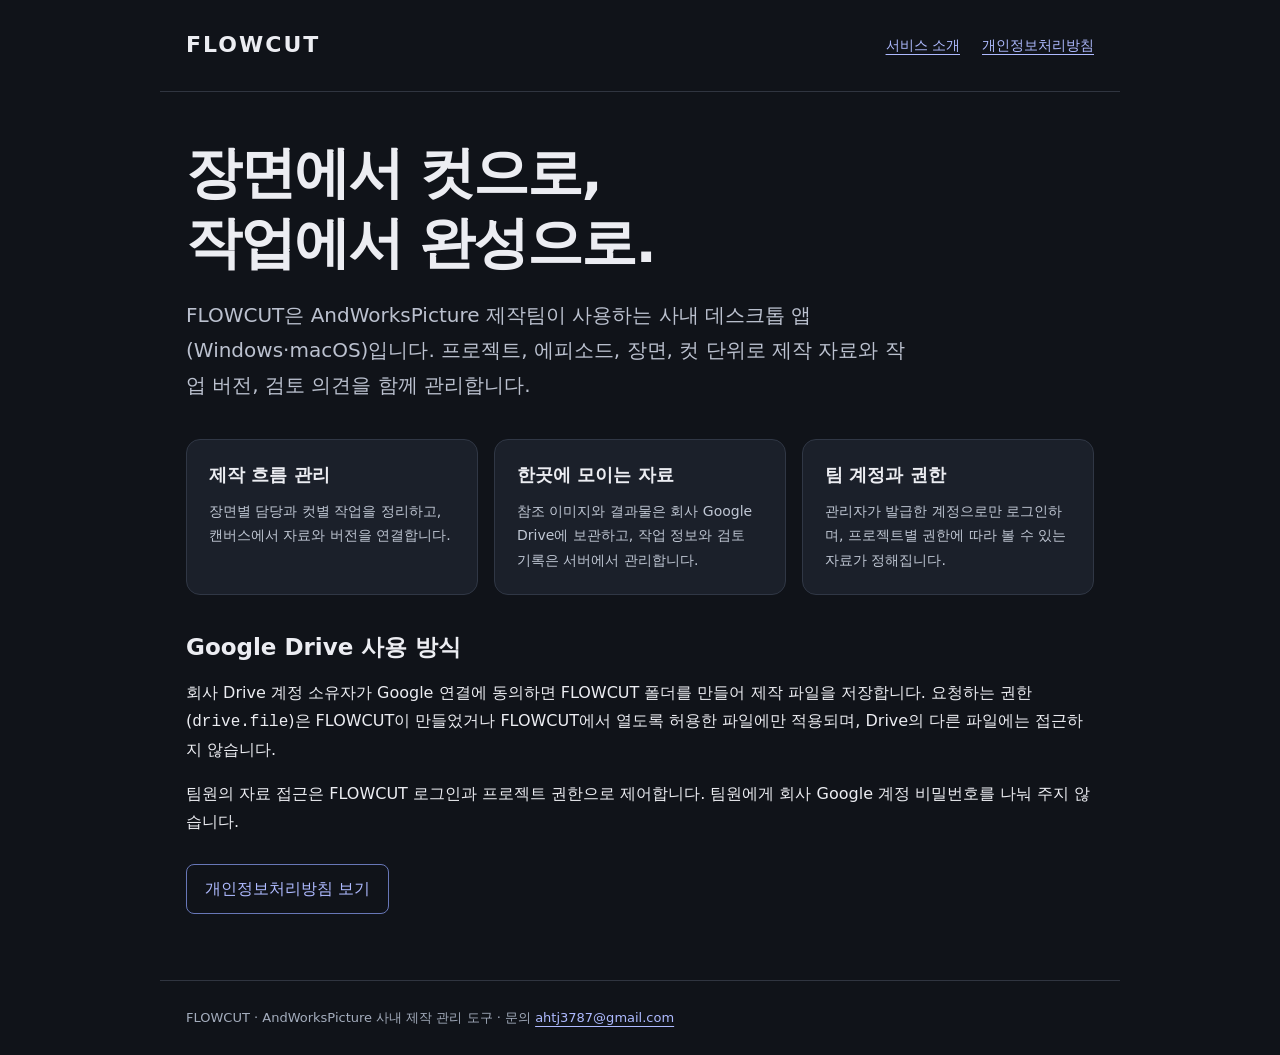
<file: index.html>
<!doctype html>
<html lang="ko">
<head>
<meta charset="utf-8">
<meta name="viewport" content="width=device-width,initial-scale=1">
<meta name="robots" content="noindex,nofollow">
<title>FLOWCUT — 제작팀 작업 관리</title>
<link rel="stylesheet" href="styles.css">
</head>
<body>
<header><a href="index.html">FLOWCUT</a><nav><a href="index.html" aria-current="page">서비스 소개</a><a href="privacy.html">개인정보처리방침</a></nav></header>
<main>
<h1>장면에서 컷으로,<br>작업에서 완성으로.</h1>
<p class="lead">FLOWCUT은 AndWorksPicture 제작팀이 사용하는 사내 데스크톱 앱(Windows·macOS)입니다. 프로젝트, 에피소드, 장면, 컷 단위로 제작 자료와 작업 버전, 검토 의견을 함께 관리합니다.</p>
<div class="grid">
<section class="card"><h2>제작 흐름 관리</h2><p>장면별 담당과 컷별 작업을 정리하고, 캔버스에서 자료와 버전을 연결합니다.</p></section>
<section class="card"><h2>한곳에 모이는 자료</h2><p>참조 이미지와 결과물은 회사 Google Drive에 보관하고, 작업 정보와 검토 기록은 서버에서 관리합니다.</p></section>
<section class="card"><h2>팀 계정과 권한</h2><p>관리자가 발급한 계정으로만 로그인하며, 프로젝트별 권한에 따라 볼 수 있는 자료가 정해집니다.</p></section>
</div>
<h2>Google Drive 사용 방식</h2>
<p>회사 Drive 계정 소유자가 Google 연결에 동의하면 FLOWCUT 폴더를 만들어 제작 파일을 저장합니다. 요청하는 권한(<code>drive.file</code>)은 FLOWCUT이 만들었거나 FLOWCUT에서 열도록 허용한 파일에만 적용되며, Drive의 다른 파일에는 접근하지 않습니다.</p>
<p>팀원의 자료 접근은 FLOWCUT 로그인과 프로젝트 권한으로 제어합니다. 팀원에게 회사 Google 계정 비밀번호를 나눠 주지 않습니다.</p>
<div class="actions"><a href="privacy.html">개인정보처리방침 보기</a></div>
</main>
<footer>FLOWCUT · AndWorksPicture 사내 제작 관리 도구 · 문의 <a href="mailto:ahtj3787@gmail.com">ahtj3787@gmail.com</a></footer>
</body>
</html>
</file>
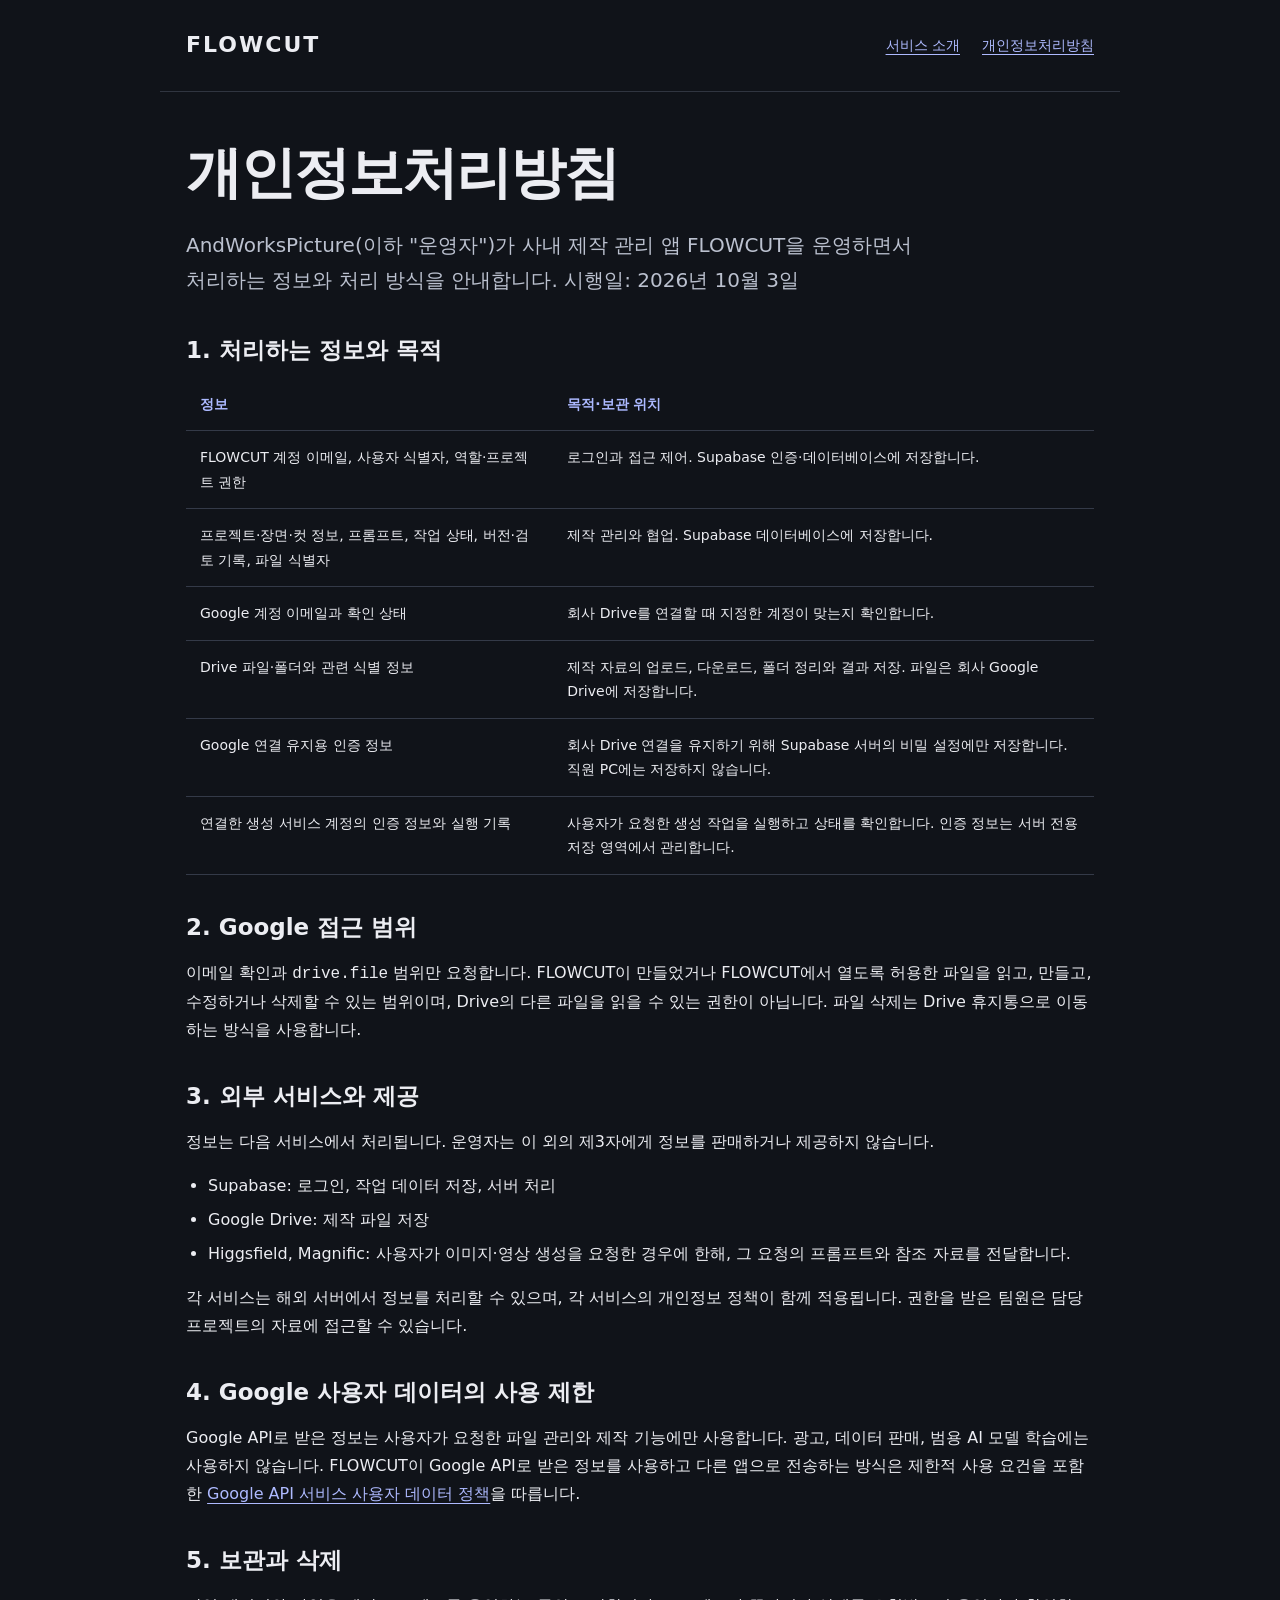
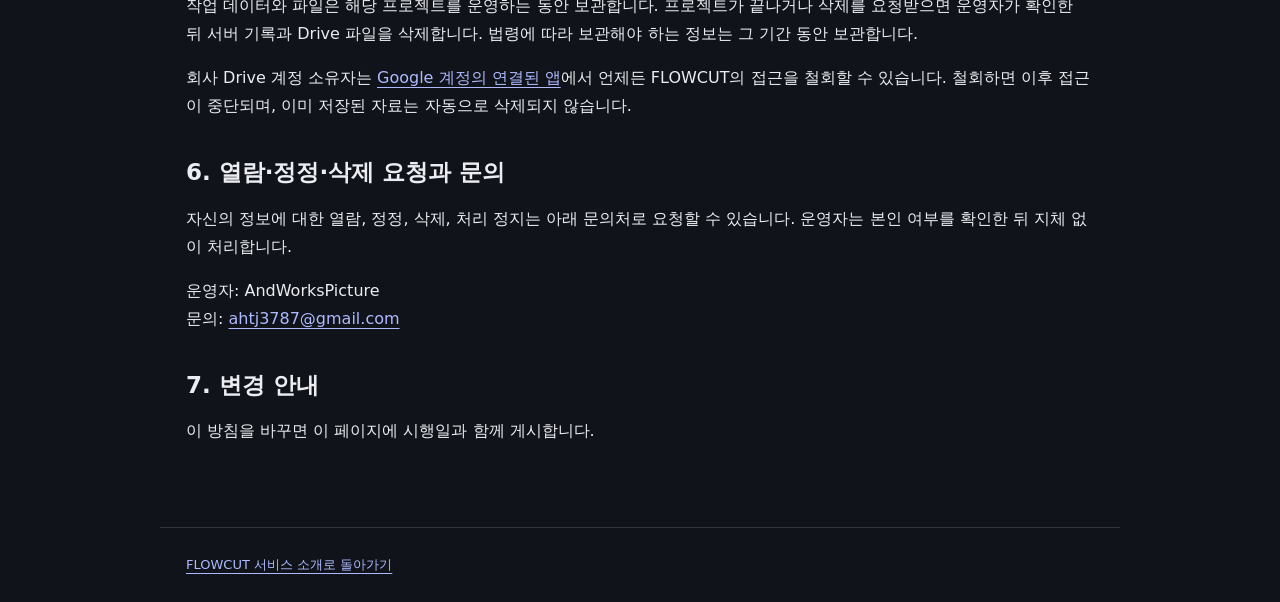
<file: privacy.html>
<!doctype html>
<html lang="ko">
<head>
<meta charset="utf-8">
<meta name="viewport" content="width=device-width,initial-scale=1">
<meta name="robots" content="noindex,nofollow">
<title>개인정보처리방침 — FLOWCUT</title>
<link rel="stylesheet" href="styles.css">
</head>
<body>
<header><a href="index.html">FLOWCUT</a><nav><a href="index.html">서비스 소개</a><a href="privacy.html" aria-current="page">개인정보처리방침</a></nav></header>
<main>
<h1>개인정보처리방침</h1>
<p class="lead">AndWorksPicture(이하 "운영자")가 사내 제작 관리 앱 FLOWCUT을 운영하면서 처리하는 정보와 처리 방식을 안내합니다. 시행일: 2026년 10월 3일</p>

<h2>1. 처리하는 정보와 목적</h2>
<table>
<thead><tr><th>정보</th><th>목적·보관 위치</th></tr></thead>
<tbody>
<tr><td>FLOWCUT 계정 이메일, 사용자 식별자, 역할·프로젝트 권한</td><td>로그인과 접근 제어. Supabase 인증·데이터베이스에 저장합니다.</td></tr>
<tr><td>프로젝트·장면·컷 정보, 프롬프트, 작업 상태, 버전·검토 기록, 파일 식별자</td><td>제작 관리와 협업. Supabase 데이터베이스에 저장합니다.</td></tr>
<tr><td>Google 계정 이메일과 확인 상태</td><td>회사 Drive를 연결할 때 지정한 계정이 맞는지 확인합니다.</td></tr>
<tr><td>Drive 파일·폴더와 관련 식별 정보</td><td>제작 자료의 업로드, 다운로드, 폴더 정리와 결과 저장. 파일은 회사 Google Drive에 저장합니다.</td></tr>
<tr><td>Google 연결 유지용 인증 정보</td><td>회사 Drive 연결을 유지하기 위해 Supabase 서버의 비밀 설정에만 저장합니다. 직원 PC에는 저장하지 않습니다.</td></tr>
<tr><td>연결한 생성 서비스 계정의 인증 정보와 실행 기록</td><td>사용자가 요청한 생성 작업을 실행하고 상태를 확인합니다. 인증 정보는 서버 전용 저장 영역에서 관리합니다.</td></tr>
</tbody>
</table>

<h2>2. Google 접근 범위</h2>
<p>이메일 확인과 <code>drive.file</code> 범위만 요청합니다. FLOWCUT이 만들었거나 FLOWCUT에서 열도록 허용한 파일을 읽고, 만들고, 수정하거나 삭제할 수 있는 범위이며, Drive의 다른 파일을 읽을 수 있는 권한이 아닙니다. 파일 삭제는 Drive 휴지통으로 이동하는 방식을 사용합니다.</p>

<h2>3. 외부 서비스와 제공</h2>
<p>정보는 다음 서비스에서 처리됩니다. 운영자는 이 외의 제3자에게 정보를 판매하거나 제공하지 않습니다.</p>
<ul>
<li>Supabase: 로그인, 작업 데이터 저장, 서버 처리</li>
<li>Google Drive: 제작 파일 저장</li>
<li>Higgsfield, Magnific: 사용자가 이미지·영상 생성을 요청한 경우에 한해, 그 요청의 프롬프트와 참조 자료를 전달합니다.</li>
</ul>
<p>각 서비스는 해외 서버에서 정보를 처리할 수 있으며, 각 서비스의 개인정보 정책이 함께 적용됩니다. 권한을 받은 팀원은 담당 프로젝트의 자료에 접근할 수 있습니다.</p>

<h2>4. Google 사용자 데이터의 사용 제한</h2>
<p>Google API로 받은 정보는 사용자가 요청한 파일 관리와 제작 기능에만 사용합니다. 광고, 데이터 판매, 범용 AI 모델 학습에는 사용하지 않습니다. FLOWCUT이 Google API로 받은 정보를 사용하고 다른 앱으로 전송하는 방식은 제한적 사용 요건을 포함한 <a href="https://developers.google.com/terms/api-services-user-data-policy">Google API 서비스 사용자 데이터 정책</a>을 따릅니다.</p>

<h2>5. 보관과 삭제</h2>
<p>작업 데이터와 파일은 해당 프로젝트를 운영하는 동안 보관합니다. 프로젝트가 끝나거나 삭제를 요청받으면 운영자가 확인한 뒤 서버 기록과 Drive 파일을 삭제합니다. 법령에 따라 보관해야 하는 정보는 그 기간 동안 보관합니다.</p>
<p>회사 Drive 계정 소유자는 <a href="https://myaccount.google.com/connections">Google 계정의 연결된 앱</a>에서 언제든 FLOWCUT의 접근을 철회할 수 있습니다. 철회하면 이후 접근이 중단되며, 이미 저장된 자료는 자동으로 삭제되지 않습니다.</p>

<h2>6. 열람·정정·삭제 요청과 문의</h2>
<p>자신의 정보에 대한 열람, 정정, 삭제, 처리 정지는 아래 문의처로 요청할 수 있습니다. 운영자는 본인 여부를 확인한 뒤 지체 없이 처리합니다.</p>
<p>운영자: AndWorksPicture<br>문의: <a href="mailto:ahtj3787@gmail.com">ahtj3787@gmail.com</a></p>

<h2>7. 변경 안내</h2>
<p>이 방침을 바꾸면 이 페이지에 시행일과 함께 게시합니다.</p>
</main>
<footer><a href="index.html">FLOWCUT 서비스 소개로 돌아가기</a></footer>
</body>
</html>
</file>
<file: styles.css>
*{box-sizing:border-box}body{margin:0;background:#101319;color:#ecedf2;font:16px/1.75 system-ui,-apple-system,"Malgun Gothic",sans-serif}a{color:#aebaff;text-underline-offset:4px}header,main,footer{max-width:960px;margin:auto;padding:26px}header{display:flex;justify-content:space-between;align-items:center;border-bottom:1px solid #303540}header>a{font-size:22px;font-weight:800;color:inherit;text-decoration:none;letter-spacing:2px}nav{display:flex;gap:22px;font-size:14px}.notice{padding:14px 18px;border:1px solid #756036;background:#302b21;border-radius:10px;color:#f3dfb3;font-size:14px}.eyebrow{margin-top:60px;color:#acb9ff;font-weight:650;letter-spacing:2px;font-size:13px}h1{font-size:clamp(32px,6vw,56px);line-height:1.25;letter-spacing:-2px;margin:20px 0}h2{font-size:23px;line-height:1.4;margin:36px 0 12px}.lead{font-size:20px;color:#bbc1cf;max-width:730px}.grid{display:grid;grid-template-columns:repeat(3,1fr);gap:16px;margin:36px 0}.card{background:#1b202a;border:1px solid #303745;padding:22px;border-radius:14px}.card h2{margin:0 0 12px;font-size:18px}.card p{font-size:14px;color:#bfc6d3;margin:0}table{border-collapse:collapse;width:100%;font-size:14px}td,th{padding:14px;text-align:left;border-bottom:1px solid #343a48;vertical-align:top}th{color:#acb9ff}footer{margin-top:40px;border-top:1px solid #303540;font-size:13px;color:#a4adbd}.pending{border-left:3px solid #d5ae67;padding-left:16px;color:#f0d7a8}.actions{display:flex;gap:16px;flex-wrap:wrap;margin-top:28px}.actions a{padding:10px 18px;border:1px solid #6877b8;border-radius:8px;text-decoration:none}@media(max-width:640px){header,main,footer{padding:20px}.grid{grid-template-columns:1fr}nav{gap:12px;font-size:12px}table{font-size:12px}td,th{padding:9px}h1{letter-spacing:-1px}}ul{padding-left:22px}li{margin:6px 0}
</file>
